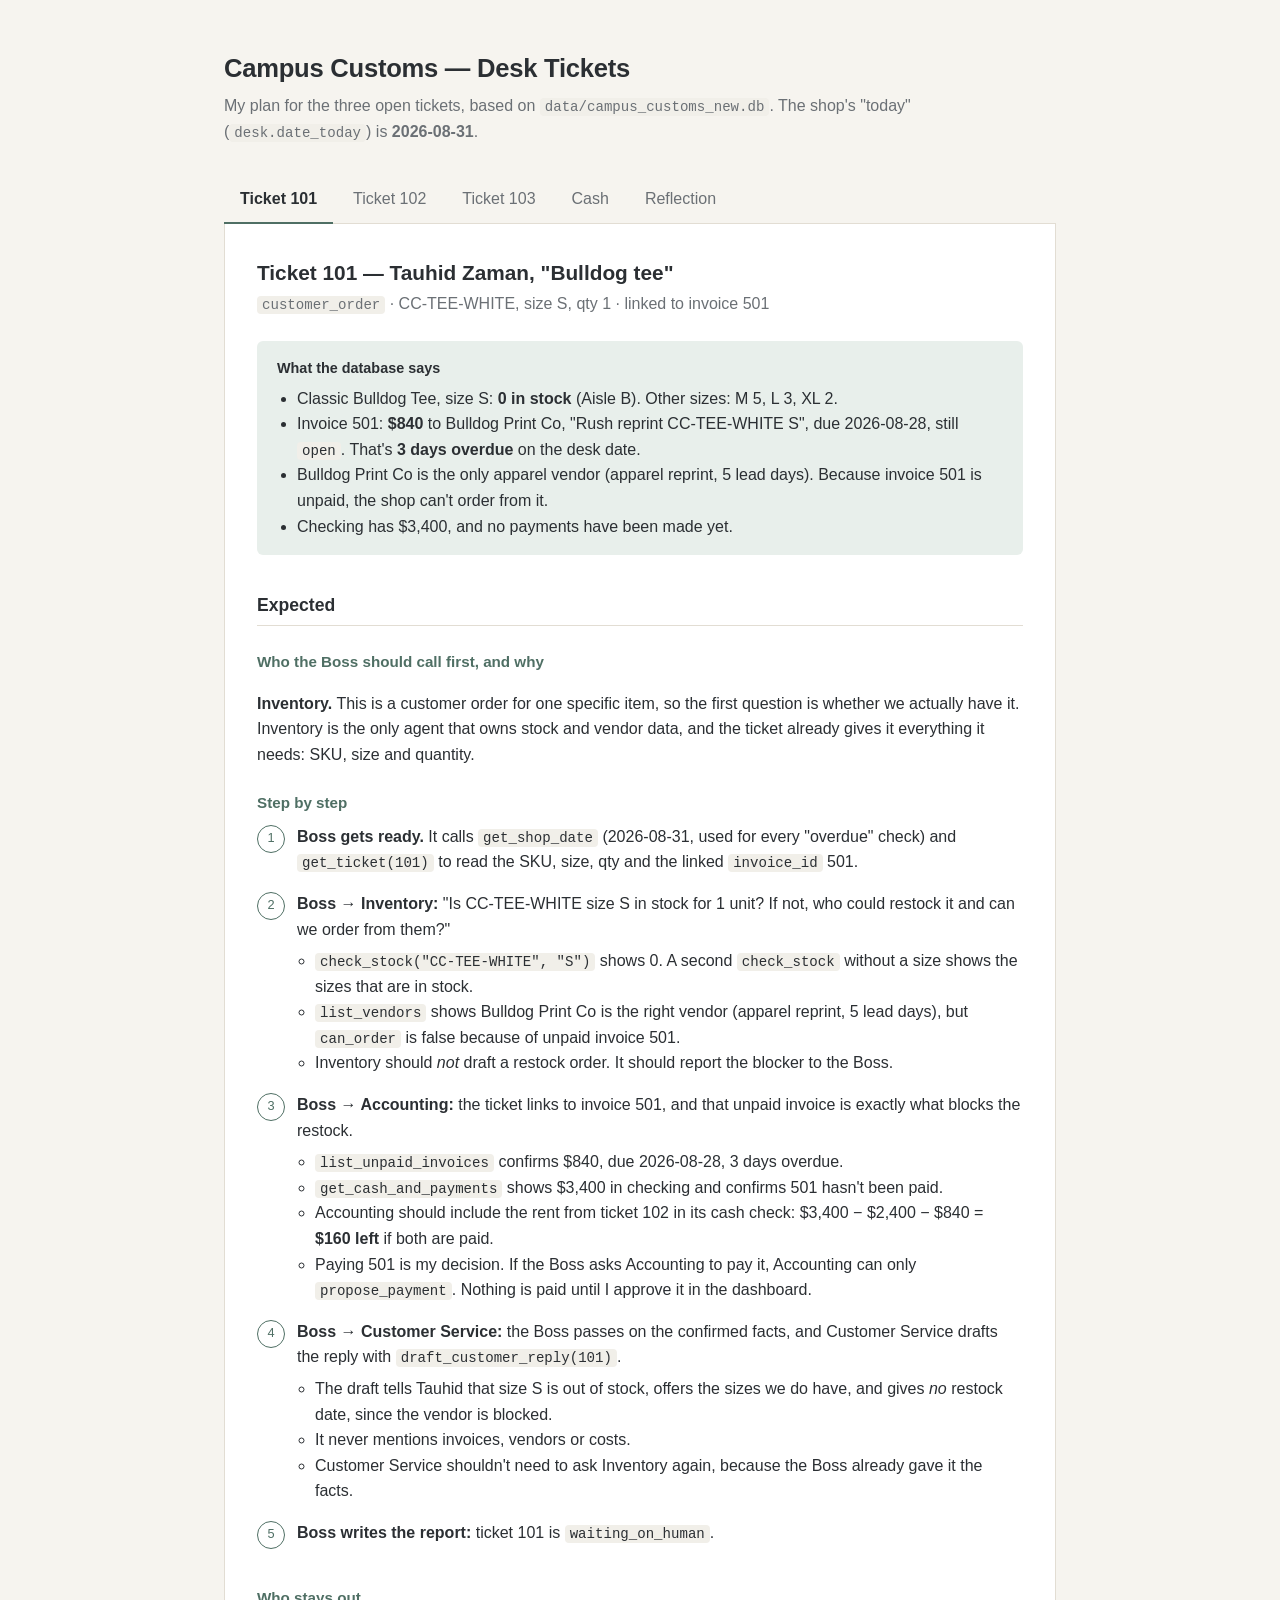
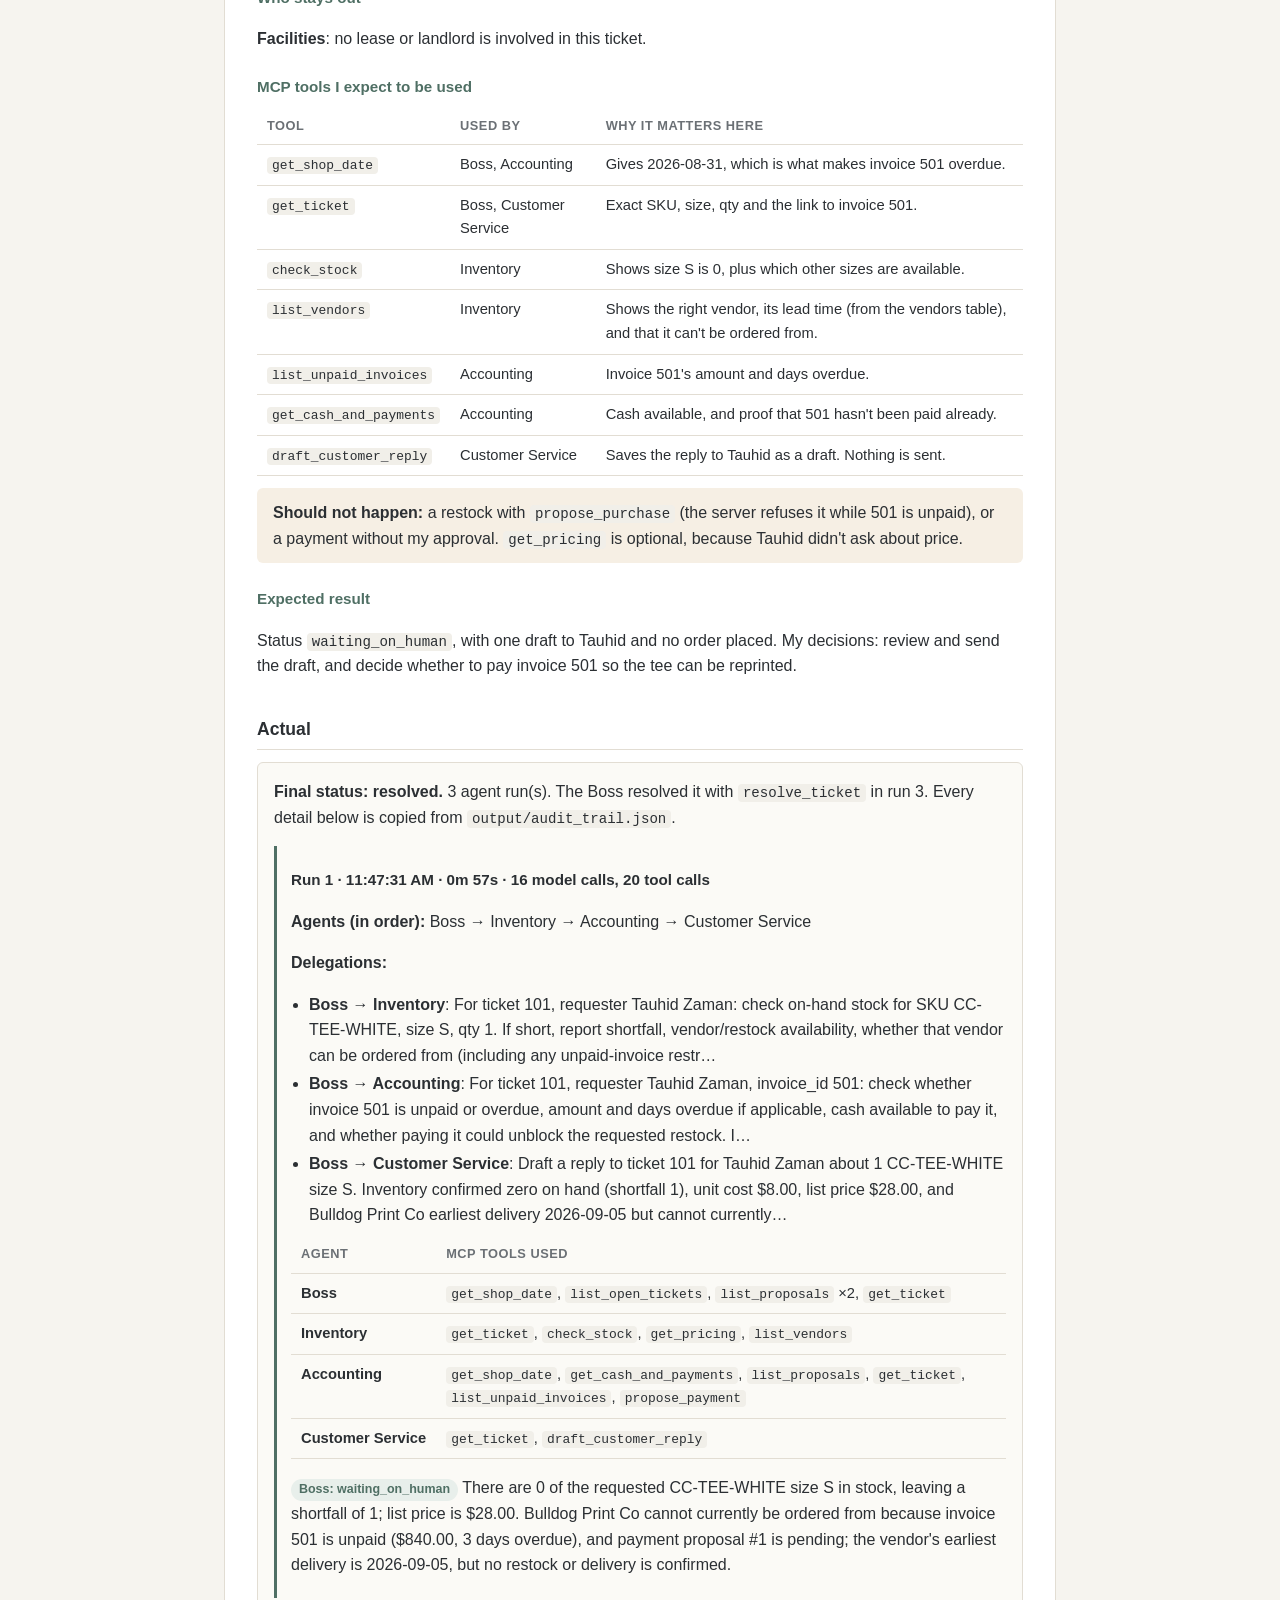
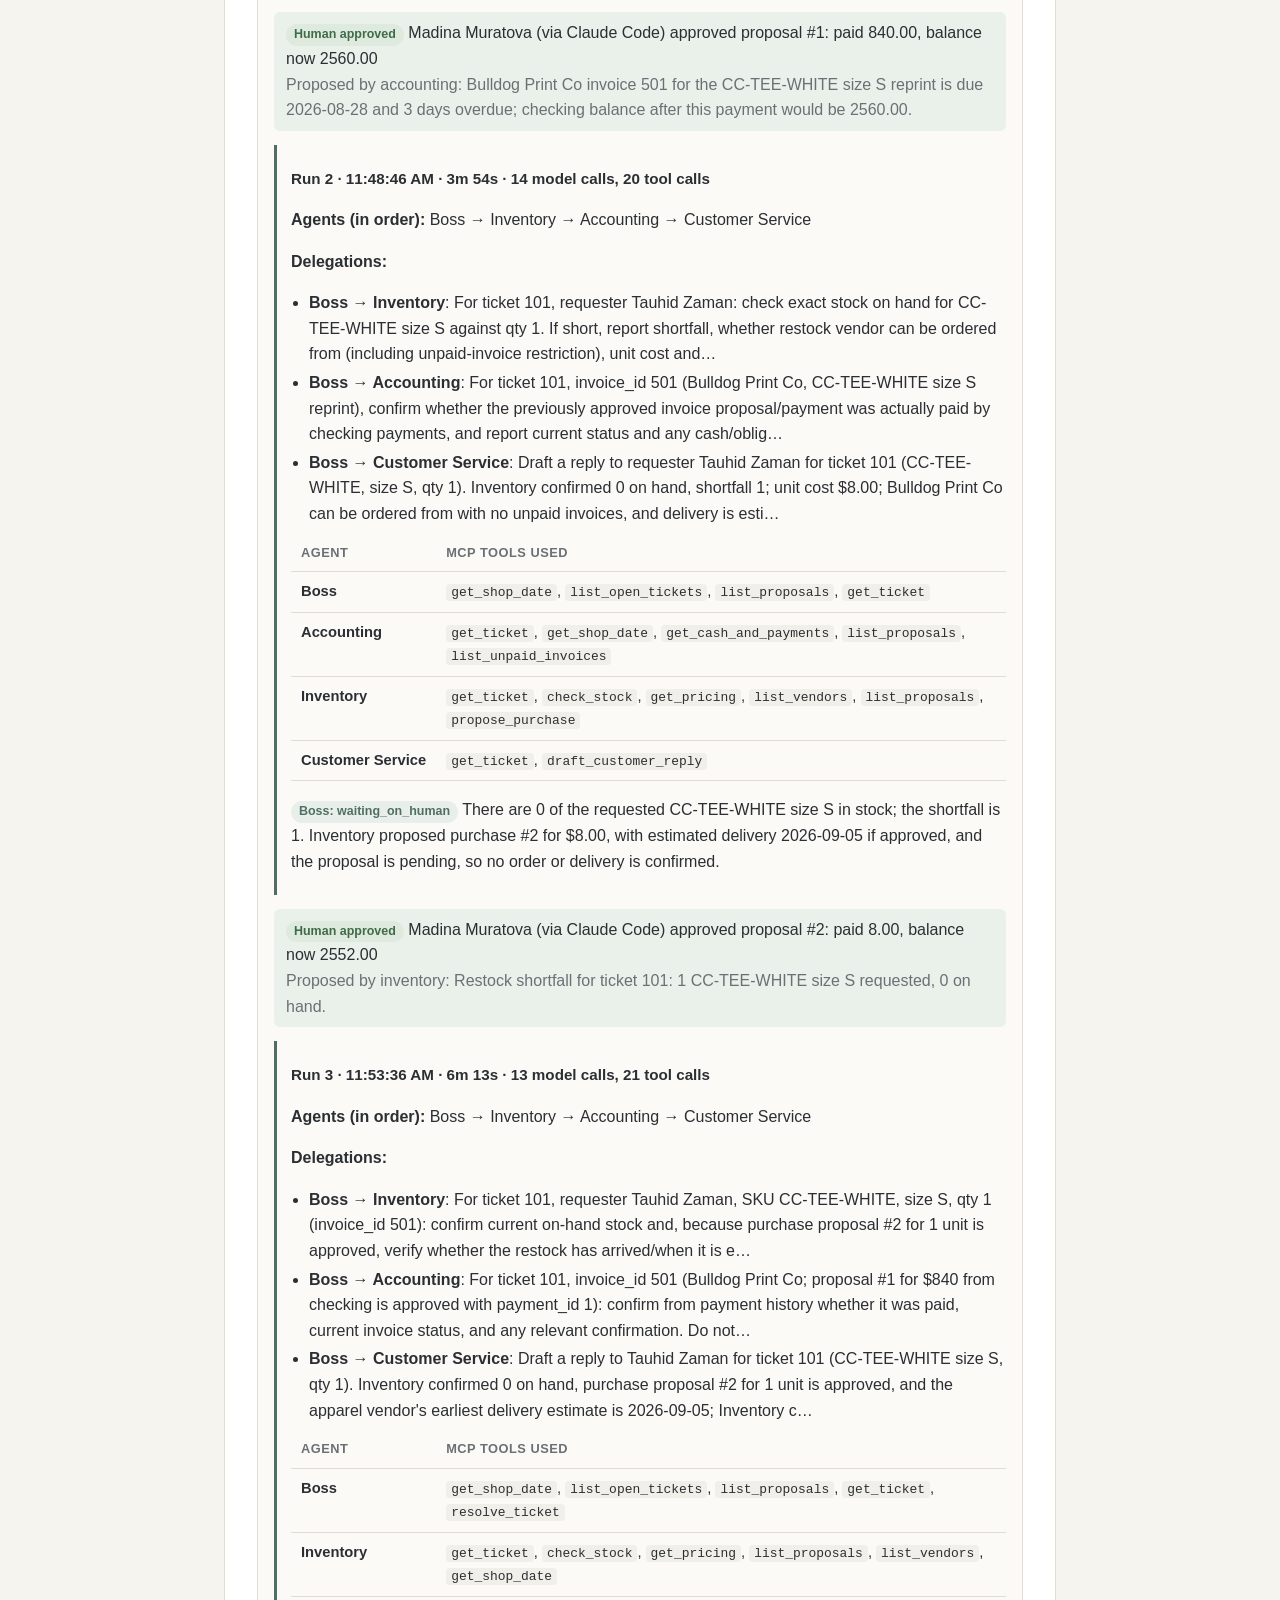
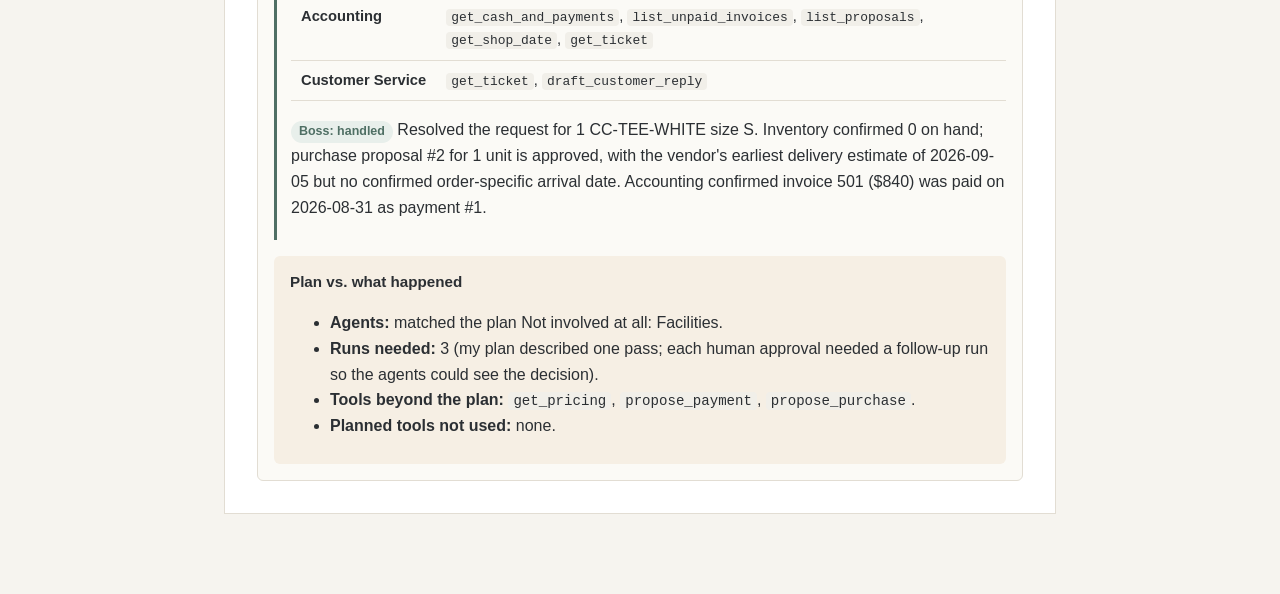
<file: output/desk_tickets.html>
<!DOCTYPE html>
<html lang="en">
<head>
<meta charset="utf-8">
<meta name="viewport" content="width=device-width, initial-scale=1">
<title>Campus Customs — Desk Tickets</title>
<style>
  :root {
    --bg: #f6f4ef;
    --paper: #ffffff;
    --ink: #2b2f33;
    --muted: #6b7075;
    --line: #e2ddd3;
    --accent: #4f6f64;
    --accent-soft: #e8efeb;
    --warn-soft: #f6efe4;
  }
  * { box-sizing: border-box; }
  body {
    margin: 0;
    background: var(--bg);
    color: var(--ink);
    font: 16px/1.6 -apple-system, BlinkMacSystemFont, "Segoe UI", Helvetica, Arial, sans-serif;
  }
  .page { max-width: 880px; margin: 0 auto; padding: 48px 24px 80px; }
  header.top h1 { font-size: 1.6rem; font-weight: 600; margin: 0 0 4px; letter-spacing: -0.01em; }
  header.top p { margin: 0; color: var(--muted); }

  .tabs { display: flex; flex-wrap: wrap; gap: 4px; margin: 32px 0 0; border-bottom: 1px solid var(--line); }
  .tabs button {
    font: inherit; color: var(--muted); background: none; border: 0;
    border-bottom: 2px solid transparent; padding: 10px 16px; cursor: pointer; margin-bottom: -1px;
  }
  .tabs button:hover { color: var(--ink); }
  .tabs button[aria-selected="true"] { color: var(--ink); border-bottom-color: var(--accent); font-weight: 600; }
  .tabs button:focus-visible { outline: 2px solid var(--accent); outline-offset: 2px; border-radius: 4px; }

  [role="tabpanel"] { background: var(--paper); border: 1px solid var(--line); border-top: 0; padding: 32px; }
  [role="tabpanel"] > h2 { font-size: 1.3rem; font-weight: 600; margin: 0; }
  .meta { color: var(--muted); margin: 2px 0 24px; }
  h3 { font-size: 1.1rem; font-weight: 600; margin: 36px 0 12px; padding-bottom: 6px; border-bottom: 1px solid var(--line); }
  h4 { font-size: 0.95rem; font-weight: 600; margin: 24px 0 8px; color: var(--accent); }

  .facts { background: var(--accent-soft); border-radius: 6px; padding: 16px 20px; }
  .facts p { margin: 0 0 6px; font-weight: 600; font-size: 0.9rem; }
  .facts ul { margin: 0; padding-left: 20px; }

  ol.steps { list-style: none; padding: 0; margin: 0; counter-reset: step; }
  ol.steps > li { position: relative; padding: 0 0 16px 40px; counter-increment: step; }
  ol.steps > li::before {
    content: counter(step); position: absolute; left: 0; top: 1px;
    width: 26px; height: 26px; border-radius: 50%; border: 1px solid var(--accent);
    color: var(--accent); font-size: 0.8rem; text-align: center; line-height: 24px;
  }
  .who { font-weight: 600; }
  ol.steps ul { margin: 6px 0 0; padding-left: 18px; }

  table { width: 100%; border-collapse: collapse; font-size: 0.92rem; }
  th, td { text-align: left; vertical-align: top; padding: 8px 10px; border-bottom: 1px solid var(--line); }
  th { font-weight: 600; color: var(--muted); font-size: 0.8rem; text-transform: uppercase; letter-spacing: 0.04em; }
  code { font: 0.88em ui-monospace, SFMono-Regular, Menlo, monospace; background: #f1efe9; padding: 1px 5px; border-radius: 4px; }

  .note { background: var(--warn-soft); border-radius: 6px; padding: 12px 16px; margin-top: 12px; }
  .actual { min-height: 140px; border: 1px dashed var(--line); border-radius: 6px; padding: 16px; }
  .actual:empty::before { content: "To fill in after running the agents."; color: var(--muted); font-style: italic; }
  .later { color: var(--muted); font-style: italic; margin: 8px 0 0; }


  /* Problem 9: actual results */
  .actual { border-style: solid; background: #fbfaf6; }
  .actual__lead { margin-top: 0; }
  .actual h4 { color: var(--ink); margin: 18px 0 6px; }
  .run { border-left: 3px solid var(--accent); padding: 4px 0 4px 14px; margin: 14px 0; }
  .run ul { margin: 4px 0 8px; padding-left: 18px; }
  .run li { margin: 3px 0; }
  .human-step { background: #eaf1ea; border-radius: 6px; padding: 8px 12px; margin: 10px 0; }
  .badge { display: inline-block; font-size: 0.78rem; font-weight: 600; padding: 1px 8px; border-radius: 999px; background: var(--accent-soft); color: var(--accent); }
  .badge--human { background: #dfeadf; color: #3f6b48; }
  .muted { color: var(--muted); }
  .tools td:first-child { white-space: nowrap; font-weight: 600; }
  .compare { background: var(--warn-soft); border-radius: 6px; padding: 10px 16px; margin-top: 16px; }
  .compare h4 { margin-top: 4px; }
  .cash-start { display: flex; justify-content: space-between; align-items: baseline; gap: 16px; padding: 14px 18px; border-radius: 8px; background: var(--accent-soft); margin: 8px 0; }
  .cash-start strong { font-size: 1.5rem; }
  .cash-end { background: #e8efe9; margin-top: 28px; }
  .cash-table { margin-bottom: 6px; }
  .num { text-align: right; white-space: nowrap; font-variant-numeric: tabular-nums; }
  .cash-step { margin: 4px 0 18px; }
  .cash-math { background: var(--warn-soft); border-radius: 6px; padding: 10px 14px; }


  /* Problem 10: reflection */
  #reflection h3 { margin-top: 40px; }
  #reflection h4 { color: var(--ink); font-size: 1rem; }
  #reflection li { margin: 4px 0; }
  .reflect-glance { margin: 12px 0 6px; }

  @media print {
    .tabs { display: none; }
    [role="tabpanel"][hidden] { display: block !important; }
    [role="tabpanel"] { border: 0; page-break-after: always; }
  }
</style>
</head>
<body>
<div class="page">

<header class="top">
  <h1>Campus Customs — Desk Tickets</h1>
  <p>My plan for the three open tickets, based on <code>data/campus_customs_new.db</code>. The shop's "today" (<code>desk.date_today</code>) is <strong>2026-08-31</strong>.</p>
</header>

<div class="tabs" role="tablist" aria-label="Desk tickets">
  <button role="tab" id="tab-101" aria-controls="t101" aria-selected="true">Ticket 101</button>
  <button role="tab" id="tab-102" aria-controls="t102" aria-selected="false" tabindex="-1">Ticket 102</button>
  <button role="tab" id="tab-103" aria-controls="t103" aria-selected="false" tabindex="-1">Ticket 103</button>
  <button role="tab" id="tab-cash" aria-controls="cash" aria-selected="false" tabindex="-1">Cash</button>
  <button role="tab" id="tab-reflection" aria-controls="reflection" aria-selected="false" tabindex="-1">Reflection</button>
</div>

<!-- ===================================================== TICKET 101 -->
<section role="tabpanel" id="t101" aria-labelledby="tab-101">
  <h2>Ticket 101 — Tauhid Zaman, "Bulldog tee"</h2>
  <p class="meta"><code>customer_order</code> · CC-TEE-WHITE, size S, qty 1 · linked to invoice 501</p>

  <div class="facts">
    <p>What the database says</p>
    <ul>
      <li>Classic Bulldog Tee, size S: <strong>0 in stock</strong> (Aisle B). Other sizes: M 5, L 3, XL 2.</li>
      <li>Invoice 501: <strong>$840</strong> to Bulldog Print Co, "Rush reprint CC-TEE-WHITE S", due 2026-08-28, still <code>open</code>. That's <strong>3 days overdue</strong> on the desk date.</li>
      <li>Bulldog Print Co is the only apparel vendor (apparel reprint, 5 lead days). Because invoice 501 is unpaid, the shop can't order from it.</li>
      <li>Checking has $3,400, and no payments have been made yet.</li>
    </ul>
  </div>

  <h3>Expected</h3>

  <h4>Who the Boss should call first, and why</h4>
  <p><strong>Inventory.</strong> This is a customer order for one specific item, so the first question is whether we actually have it. Inventory is the only agent that owns stock and vendor data, and the ticket already gives it everything it needs: SKU, size and quantity.</p>

  <h4>Step by step</h4>
  <ol class="steps">
    <li><span class="who">Boss gets ready.</span> It calls <code>get_shop_date</code> (2026-08-31, used for every "overdue" check) and <code>get_ticket(101)</code> to read the SKU, size, qty and the linked <code>invoice_id</code> 501.</li>
    <li><span class="who">Boss → Inventory:</span> "Is CC-TEE-WHITE size S in stock for 1 unit? If not, who could restock it and can we order from them?"
      <ul>
        <li><code>check_stock("CC-TEE-WHITE", "S")</code> shows 0. A second <code>check_stock</code> without a size shows the sizes that are in stock.</li>
        <li><code>list_vendors</code> shows Bulldog Print Co is the right vendor (apparel reprint, 5 lead days), but <code>can_order</code> is false because of unpaid invoice 501.</li>
        <li>Inventory should <em>not</em> draft a restock order. It should report the blocker to the Boss.</li>
      </ul>
    </li>
    <li><span class="who">Boss → Accounting:</span> the ticket links to invoice 501, and that unpaid invoice is exactly what blocks the restock.
      <ul>
        <li><code>list_unpaid_invoices</code> confirms $840, due 2026-08-28, 3 days overdue.</li>
        <li><code>get_cash_and_payments</code> shows $3,400 in checking and confirms 501 hasn't been paid.</li>
        <li>Accounting should include the rent from ticket 102 in its cash check: $3,400 − $2,400 − $840 = <strong>$160 left</strong> if both are paid.</li>
        <li>Paying 501 is my decision. If the Boss asks Accounting to pay it, Accounting can only <code>propose_payment</code>. Nothing is paid until I approve it in the dashboard.</li>
      </ul>
    </li>
    <li><span class="who">Boss → Customer Service:</span> the Boss passes on the confirmed facts, and Customer Service drafts the reply with <code>draft_customer_reply(101)</code>.
      <ul>
        <li>The draft tells Tauhid that size S is out of stock, offers the sizes we do have, and gives <em>no</em> restock date, since the vendor is blocked.</li>
        <li>It never mentions invoices, vendors or costs.</li>
        <li>Customer Service shouldn't need to ask Inventory again, because the Boss already gave it the facts.</li>
      </ul>
    </li>
    <li><span class="who">Boss writes the report:</span> ticket 101 is <code>waiting_on_human</code>.</li>
  </ol>

  <h4>Who stays out</h4>
  <p><strong>Facilities</strong>: no lease or landlord is involved in this ticket.</p>

  <h4>MCP tools I expect to be used</h4>
  <table>
    <thead><tr><th>Tool</th><th>Used by</th><th>Why it matters here</th></tr></thead>
    <tbody>
      <tr><td><code>get_shop_date</code></td><td>Boss, Accounting</td><td>Gives 2026-08-31, which is what makes invoice 501 overdue.</td></tr>
      <tr><td><code>get_ticket</code></td><td>Boss, Customer Service</td><td>Exact SKU, size, qty and the link to invoice 501.</td></tr>
      <tr><td><code>check_stock</code></td><td>Inventory</td><td>Shows size S is 0, plus which other sizes are available.</td></tr>
      <tr><td><code>list_vendors</code></td><td>Inventory</td><td>Shows the right vendor, its lead time (from the vendors table), and that it can't be ordered from.</td></tr>
      <tr><td><code>list_unpaid_invoices</code></td><td>Accounting</td><td>Invoice 501's amount and days overdue.</td></tr>
      <tr><td><code>get_cash_and_payments</code></td><td>Accounting</td><td>Cash available, and proof that 501 hasn't been paid already.</td></tr>
      <tr><td><code>draft_customer_reply</code></td><td>Customer Service</td><td>Saves the reply to Tauhid as a draft. Nothing is sent.</td></tr>
    </tbody>
  </table>
  <p class="note"><strong>Should not happen:</strong> a restock with <code>propose_purchase</code> (the server refuses it while 501 is unpaid), or a payment without my approval. <code>get_pricing</code> is optional, because Tauhid didn't ask about price.</p>

  <h4>Expected result</h4>
  <p>Status <code>waiting_on_human</code>, with one draft to Tauhid and no order placed. My decisions: review and send the draft, and decide whether to pay invoice 501 so the tee can be reprinted.</p>

  <h3>Actual</h3>
  <div class="actual">
<p class='actual__lead'><strong>Final status: resolved.</strong> 3 agent run(s). The Boss resolved it with <code>resolve_ticket</code> in run 3. Every detail below is copied from <code>output/audit_trail.json</code>.</p>
<div class='run'><h4>Run 1 · 11:47:31 AM · 0m 57s · 16 model calls, 20 tool calls</h4><p><strong>Agents (in order):</strong> Boss → Inventory → Accounting → Customer Service</p><p><strong>Delegations:</strong></p><ul><li><strong>Boss → Inventory</strong>: For ticket 101, requester Tauhid Zaman: check on-hand stock for SKU CC-TEE-WHITE, size S, qty 1. If short, report shortfall, vendor/restock availability, whether that vendor can be ordered from (including any unpaid-invoice restr…</li><li><strong>Boss → Accounting</strong>: For ticket 101, requester Tauhid Zaman, invoice_id 501: check whether invoice 501 is unpaid or overdue, amount and days overdue if applicable, cash available to pay it, and whether paying it could unblock the requested restock. I…</li><li><strong>Boss → Customer Service</strong>: Draft a reply to ticket 101 for Tauhid Zaman about 1 CC-TEE-WHITE size S. Inventory confirmed zero on hand (shortfall 1), unit cost $8.00, list price $28.00, and Bulldog Print Co earliest delivery 2026-09-05 but cannot currently…</li></ul><table class='tools'><thead><tr><th>Agent</th><th>MCP tools used</th></tr></thead><tbody><tr><td>Boss</td><td><code>get_shop_date</code>, <code>list_open_tickets</code>, <code>list_proposals</code> ×2, <code>get_ticket</code></td></tr><tr><td>Inventory</td><td><code>get_ticket</code>, <code>check_stock</code>, <code>get_pricing</code>, <code>list_vendors</code></td></tr><tr><td>Accounting</td><td><code>get_shop_date</code>, <code>get_cash_and_payments</code>, <code>list_proposals</code>, <code>get_ticket</code>, <code>list_unpaid_invoices</code>, <code>propose_payment</code></td></tr><tr><td>Customer Service</td><td><code>get_ticket</code>, <code>draft_customer_reply</code></td></tr></tbody></table><p><span class='badge'>Boss: waiting_on_human</span> There are 0 of the requested CC-TEE-WHITE size S in stock, leaving a shortfall of 1; list price is $28.00. Bulldog Print Co cannot currently be ordered from because invoice 501 is unpaid ($840.00, 3 days overdue), and payment proposal #1 is pending; the vendor&#x27;s earliest delivery is 2026-09-05, but no restock or delivery is confirmed.</p></div>
<div class='human-step'><span class='badge badge--human'>Human approved</span> Madina Muratova (via Claude Code) approved proposal #1: paid 840.00, balance now 2560.00<br><span class='muted'>Proposed by accounting: Bulldog Print Co invoice 501 for the CC-TEE-WHITE size S reprint is due 2026-08-28 and 3 days overdue; checking balance after this payment would be 2560.00.</span></div>
<div class='run'><h4>Run 2 · 11:48:46 AM · 3m 54s · 14 model calls, 20 tool calls</h4><p><strong>Agents (in order):</strong> Boss → Inventory → Accounting → Customer Service</p><p><strong>Delegations:</strong></p><ul><li><strong>Boss → Inventory</strong>: For ticket 101, requester Tauhid Zaman: check exact stock on hand for CC-TEE-WHITE size S against qty 1. If short, report shortfall, whether restock vendor can be ordered from (including unpaid-invoice restriction), unit cost and…</li><li><strong>Boss → Accounting</strong>: For ticket 101, invoice_id 501 (Bulldog Print Co, CC-TEE-WHITE size S reprint), confirm whether the previously approved invoice proposal/payment was actually paid by checking payments, and report current status and any cash/oblig…</li><li><strong>Boss → Customer Service</strong>: Draft a reply to requester Tauhid Zaman for ticket 101 (CC-TEE-WHITE, size S, qty 1). Inventory confirmed 0 on hand, shortfall 1; unit cost $8.00; Bulldog Print Co can be ordered from with no unpaid invoices, and delivery is esti…</li></ul><table class='tools'><thead><tr><th>Agent</th><th>MCP tools used</th></tr></thead><tbody><tr><td>Boss</td><td><code>get_shop_date</code>, <code>list_open_tickets</code>, <code>list_proposals</code>, <code>get_ticket</code></td></tr><tr><td>Accounting</td><td><code>get_ticket</code>, <code>get_shop_date</code>, <code>get_cash_and_payments</code>, <code>list_proposals</code>, <code>list_unpaid_invoices</code></td></tr><tr><td>Inventory</td><td><code>get_ticket</code>, <code>check_stock</code>, <code>get_pricing</code>, <code>list_vendors</code>, <code>list_proposals</code>, <code>propose_purchase</code></td></tr><tr><td>Customer Service</td><td><code>get_ticket</code>, <code>draft_customer_reply</code></td></tr></tbody></table><p><span class='badge'>Boss: waiting_on_human</span> There are 0 of the requested CC-TEE-WHITE size S in stock; the shortfall is 1. Inventory proposed purchase #2 for $8.00, with estimated delivery 2026-09-05 if approved, and the proposal is pending, so no order or delivery is confirmed.</p></div>
<div class='human-step'><span class='badge badge--human'>Human approved</span> Madina Muratova (via Claude Code) approved proposal #2: paid 8.00, balance now 2552.00<br><span class='muted'>Proposed by inventory: Restock shortfall for ticket 101: 1 CC-TEE-WHITE size S requested, 0 on hand.</span></div>
<div class='run'><h4>Run 3 · 11:53:36 AM · 6m 13s · 13 model calls, 21 tool calls</h4><p><strong>Agents (in order):</strong> Boss → Inventory → Accounting → Customer Service</p><p><strong>Delegations:</strong></p><ul><li><strong>Boss → Inventory</strong>: For ticket 101, requester Tauhid Zaman, SKU CC-TEE-WHITE, size S, qty 1 (invoice_id 501): confirm current on-hand stock and, because purchase proposal #2 for 1 unit is approved, verify whether the restock has arrived/when it is e…</li><li><strong>Boss → Accounting</strong>: For ticket 101, invoice_id 501 (Bulldog Print Co; proposal #1 for $840 from checking is approved with payment_id 1): confirm from payment history whether it was paid, current invoice status, and any relevant confirmation. Do not…</li><li><strong>Boss → Customer Service</strong>: Draft a reply to Tauhid Zaman for ticket 101 (CC-TEE-WHITE size S, qty 1). Inventory confirmed 0 on hand, purchase proposal #2 for 1 unit is approved, and the apparel vendor&#x27;s earliest delivery estimate is 2026-09-05; Inventory c…</li></ul><table class='tools'><thead><tr><th>Agent</th><th>MCP tools used</th></tr></thead><tbody><tr><td>Boss</td><td><code>get_shop_date</code>, <code>list_open_tickets</code>, <code>list_proposals</code>, <code>get_ticket</code>, <code>resolve_ticket</code></td></tr><tr><td>Inventory</td><td><code>get_ticket</code>, <code>check_stock</code>, <code>get_pricing</code>, <code>list_proposals</code>, <code>list_vendors</code>, <code>get_shop_date</code></td></tr><tr><td>Accounting</td><td><code>get_cash_and_payments</code>, <code>list_unpaid_invoices</code>, <code>list_proposals</code>, <code>get_shop_date</code>, <code>get_ticket</code></td></tr><tr><td>Customer Service</td><td><code>get_ticket</code>, <code>draft_customer_reply</code></td></tr></tbody></table><p><span class='badge'>Boss: handled</span> Resolved the request for 1 CC-TEE-WHITE size S. Inventory confirmed 0 on hand; purchase proposal #2 for 1 unit is approved, with the vendor&#x27;s earliest delivery estimate of 2026-09-05 but no confirmed order-specific arrival date. Accounting confirmed invoice 501 ($840) was paid on 2026-08-31 as payment #1.</p></div>
<div class='compare'><h4>Plan vs. what happened</h4><ul><li><strong>Agents:</strong> matched the plan Not involved at all: Facilities.</li><li><strong>Runs needed:</strong> 3 (my plan described one pass; each human approval needed a follow-up run so the agents could see the decision).</li><li><strong>Tools beyond the plan:</strong> <code>get_pricing</code>, <code>propose_payment</code>, <code>propose_purchase</code>.</li><li><strong>Planned tools not used:</strong> none.</li></ul></div>
</div>
</section>

<!-- ===================================================== TICKET 102 -->
<section role="tabpanel" id="t102" aria-labelledby="tab-102">
  <h2>Ticket 102 — Elm City Properties, "Rent due"</h2>
  <p class="meta"><code>rent_notice</code> · lease 1 · "Email: shop rent due in 2 days."</p>

  <div class="facts">
    <p>What the database says</p>
    <ul>
      <li>Lease 1: Chapel Street shop, landlord <strong>Elm City Properties</strong>, <strong>$2,400</strong>/month, next due <strong>2026-09-02</strong>. That's 2 days after the desk date, so it matches the email.</li>
      <li>Checking has $3,400, and no payments have been made yet.</li>
      <li>Another bill wants the same cash: invoice 501, $840 and overdue (see ticket 101).</li>
    </ul>
  </div>

  <h3>Expected</h3>

  <h4>Who the Boss should call first, and why</h4>
  <p><strong>Facilities.</strong> A rent notice is about the lease, and before any money moves someone has to check the email is real. The sender must be our landlord, and the amount and due date must match the lease. Facilities owns the lease, and it's the agent that hands the payment to Accounting. So for this ticket the Boss needs only <em>one</em> delegation.</p>

  <h4>Step by step</h4>
  <ol class="steps">
    <li><span class="who">Boss gets ready.</span> It calls <code>get_shop_date</code> and <code>get_ticket(102)</code> to get <code>lease_id</code> 1.</li>
    <li><span class="who">Boss → Facilities:</span> "Verify the rent notice for lease 1 and arrange the payment."
      <ul>
        <li><code>get_ticket(102)</code> and <code>get_rent_and_cash(1)</code> check three things: the requester matches the landlord on the lease, the rent is $2,400, and 2026-09-02 is 2 days after 2026-08-31.</li>
        <li>The email has no amount, so Facilities uses the lease amount and never a number from an email.</li>
        <li>If anything didn't match, Facilities should stop and flag possible fraud.</li>
      </ul>
    </li>
    <li><span class="who">Facilities → Accounting</span> (a peer delegation the Boss doesn't have to do): "Request the $2,400 rent payment for lease 1."
      <ul>
        <li><code>get_cash_and_payments</code> shows $3,400 in checking and confirms the rent hasn't been paid already.</li>
        <li><code>list_unpaid_invoices</code> shows the $840 bill too. $2,400 + $840 = $3,240, which fits within $3,400.</li>
        <li>Accounting calls <code>propose_payment(rent, lease 1, $2,400, checking)</code>. That only creates a proposal, which <strong>waits for my approval</strong> in the dashboard.</li>
        <li>If I approve, checking goes to $1,000 and the lease's next due date moves to 2026-10-02.</li>
        <li>If I deny it, or I'm not there, nothing is paid.</li>
      </ul>
    </li>
    <li><span class="who">Facilities drafts the landlord reply</span> with <code>draft_customer_reply(102)</code>.
      <ul>
        <li>The draft confirms $2,400 due September 2.</li>
        <li>It says "paid" only if the payment actually went through. Otherwise it says the payment is in internal approval.</li>
        <li>It never mentions our cash balance or other bills.</li>
      </ul>
    </li>
    <li><span class="who">Boss writes the report:</span> <code>waiting_on_human</code> until I approve the payment.</li>
  </ol>

  <h4>Who stays out</h4>
  <p><strong>Inventory</strong> and <strong>Customer Service</strong>: no products are involved, and Facilities writes the landlord reply itself.</p>

  <h4>MCP tools I expect to be used</h4>
  <table>
    <thead><tr><th>Tool</th><th>Used by</th><th>Why it matters here</th></tr></thead>
    <tbody>
      <tr><td><code>get_shop_date</code></td><td>Boss, Facilities, Accounting</td><td>Checks "due in 2 days" against <code>desk.date_today</code>.</td></tr>
      <tr><td><code>get_ticket</code></td><td>Boss, Facilities</td><td>Gives <code>lease_id</code> 1 and who sent the notice.</td></tr>
      <tr><td><code>get_rent_and_cash</code></td><td>Facilities, Accounting</td><td>The real rent amount and due date, next to the cash balance.</td></tr>
      <tr><td><code>get_cash_and_payments</code></td><td>Accounting</td><td>Balance, and proof the rent isn't already paid.</td></tr>
      <tr><td><code>list_unpaid_invoices</code></td><td>Accounting</td><td>The other bill (501) that needs the same cash.</td></tr>
      <tr><td><code>propose_payment</code></td><td>Accounting</td><td>Proposes the rent payment. It's only paid after I approve it, and only if there's enough cash.</td></tr>
      <tr><td><code>draft_customer_reply</code></td><td>Facilities</td><td>The landlord reply, saved as a draft and never sent.</td></tr>
    </tbody>
  </table>

  <h4>Expected result</h4>
  <p>Status <code>waiting_on_human</code>, because the $2,400 rent payment needs my approval. There's one draft to Elm City Properties. If I approve during the run, the payment is recorded and only the draft review is left.</p>

  <h3>Actual</h3>
  <div class="actual">
<p class='actual__lead'><strong>Final status: resolved.</strong> 2 agent run(s). The Boss resolved it with <code>resolve_ticket</code> in run 2. Every detail below is copied from <code>output/audit_trail.json</code>.</p>
<div class='run'><h4>Run 1 · 12:00:13 PM · 3m 8s · 15 model calls, 15 tool calls</h4><p><strong>Agents (in order):</strong> Boss → Facilities → Accounting</p><p><strong>Delegations:</strong></p><ul><li><strong>Boss → Facilities</strong>: Handle rent_notice ticket 102 for requester Elm City Properties. Ticket fields: lease_id=1; notes say email: shop rent due in 2 days. Shop date is 2026-08-31. Verify the landlord notice against lease 1, check exact amount and due…</li><li><strong>Facilities → Accounting</strong>: For rent_notice ticket 102, lease_id=1. Verified ticket requester Elm City Properties matches lease landlord Elm City Properties. Lease monthly_rent is 2400.0 and next_due is 2026-09-02; shop date is 2026-08-31 (2 days until due)…</li></ul><table class='tools'><thead><tr><th>Agent</th><th>MCP tools used</th></tr></thead><tbody><tr><td>Boss</td><td><code>get_shop_date</code>, <code>list_open_tickets</code>, <code>get_ticket</code>, <code>list_proposals</code></td></tr><tr><td>Facilities</td><td><code>get_ticket</code>, <code>get_rent_and_cash</code>, <code>draft_customer_reply</code></td></tr><tr><td>Accounting</td><td><code>get_shop_date</code>, <code>get_cash_and_payments</code>, <code>list_proposals</code>, <code>get_rent_and_cash</code>, <code>list_unpaid_invoices</code>, <code>propose_payment</code></td></tr></tbody></table><p><span class='badge'>Boss: waiting_on_human</span> Facilities verified that the notice matches lease 1 for Elm City Properties. Rent is $2,400.00, due 2026-09-02; payment proposal #3 is pending human approval, so the ticket remains open.</p></div>
<div class='human-step'><span class='badge badge--human'>Human approved</span> Madina Muratova (via Claude Code) approved proposal #3: paid 2400.00, balance now 152.00<br><span class='muted'>Proposed by accounting: Chapel Street shop rent due 2026-09-02; checking balance after this payment would be 152.00.</span></div>
<div class='run'><h4>Run 2 · 12:03:38 PM · 4m 50s · 15 model calls, 18 tool calls</h4><p><strong>Agents (in order):</strong> Boss → Facilities → Accounting</p><p><strong>Delegations:</strong></p><ul><li><strong>Boss → Facilities</strong>: Handle rent notice for ticket 102, requester Elm City Properties, lease_id 1. Ticket notes: email says shop rent due in 2 days (shop date 2026-08-31). Existing rent proposal #3 for ticket 102 is approved for $2,400 from checking,…</li><li><strong>Boss → Accounting</strong>: For ticket 102, please check payment history and confirm whether the previously approved rent proposal #3 (rent, $2,400 from checking, ticket 102, due 2026-09-02 per proposal reason) has actually been paid. Report payment record/…</li><li><strong>Facilities → Accounting</strong>: For ticket 102, please confirm whether an approved/recorded rent payment for lease_id 1 is present, specifically existing proposal #3 approved for $2,400 from checking with reason Chapel Street shop rent due 2026-09-02. Do not cr…</li></ul><table class='tools'><thead><tr><th>Agent</th><th>MCP tools used</th></tr></thead><tbody><tr><td>Boss</td><td><code>get_shop_date</code>, <code>list_open_tickets</code>, <code>get_ticket</code>, <code>list_proposals</code>, <code>resolve_ticket</code></td></tr><tr><td>Accounting</td><td><code>get_shop_date</code> ×2, <code>get_cash_and_payments</code> ×2, <code>list_proposals</code> ×2, <code>get_rent_and_cash</code></td></tr><tr><td>Facilities</td><td><code>get_ticket</code>, <code>get_rent_and_cash</code>, <code>draft_customer_reply</code></td></tr></tbody></table><p><span class='badge'>Boss: handled</span> Facilities verified Elm City Properties against lease 1 and confirmed monthly rent is $2,400. The notice referred to September 2, while the lease&#x27;s next_due is October 2; Accounting confirmed the approved rent proposal #3 was paid as payment #3 on 2026-08-31. Ticket resolved with landlord reply draft #10 saved for review and sending.</p></div>
<div class='compare'><h4>Plan vs. what happened</h4><ul><li><strong>Agents:</strong> matched the plan Not involved at all: Inventory, Customer Service.</li><li><strong>Runs needed:</strong> 2 (my plan described one pass; each human approval needed a follow-up run so the agents could see the decision).</li><li><strong>Tools beyond the plan:</strong> none.</li><li><strong>Planned tools not used:</strong> none.</li></ul></div>
</div>
</section>

<!-- ===================================================== TICKET 103 -->
<section role="tabpanel" id="t103" aria-labelledby="tab-103">
  <h2>Ticket 103 — Yale AI Club, "Bulk hoodie discount"</h2>
  <p class="meta"><code>price_override</code> · CC-HOOD-NAVY, size M, qty 20 · asking for a bulk discount</p>

  <div class="facts">
    <p>What the database says</p>
    <ul>
      <li>Basic Hoodie Big Yale, size M: <strong>8 in stock</strong> (Aisle A), so <strong>12 short</strong> of 20. Other sizes: S 4, L 14, XL 6 (32 in total).</li>
      <li>Unit cost <strong>$22</strong>, list price <strong>$58</strong>, so $36 margin per hoodie at list price.</li>
      <li>There's <strong>no discount policy</strong> anywhere in the database.</li>
      <li>The apparel vendor (Bulldog Print Co) can't be ordered from while invoice 501 is unpaid.</li>
    </ul>
  </div>

  <h3>Expected</h3>

  <h4>Who the Boss should call first, and why</h4>
  <p><strong>Inventory.</strong> Before anyone answers a discount request, we need two facts: how many size M hoodies we really have compared with the 20 requested, and what they cost compared with what we sell them for. The cost sets how much room a discount could have. Both facts are Inventory's data.</p>

  <h4>Step by step</h4>
  <ol class="steps">
    <li><span class="who">Boss gets ready.</span> It calls <code>get_shop_date</code> and <code>get_ticket(103)</code> to get the SKU, size M and qty 20.</li>
    <li><span class="who">Boss → Inventory:</span> "Stock for CC-HOOD-NAVY size M against 20, cost and list price, and can we restock?"
      <ul>
        <li><code>check_stock("CC-HOOD-NAVY", "M")</code> shows 8, so 12 short. <code>check_stock</code> without a size shows the other sizes.</li>
        <li><code>get_pricing</code> shows cost $22 and list price $58, so any price must stay above $22.</li>
        <li><code>list_vendors</code> shows the apparel vendor is blocked by invoice 501, so no restock order. If it weren't blocked, the earliest delivery would be 2026-09-05.</li>
        <li>Inventory reports these numbers but does <em>not</em> decide the discount.</li>
      </ul>
    </li>
    <li><span class="who">Boss → Customer Service:</span> the Boss passes on Inventory's numbers, and Customer Service drafts the reply with <code>draft_customer_reply(103)</code>.
      <ul>
        <li>The draft says we can supply 8 size M hoodies right away, and that the discount request has gone to the manager.</li>
        <li>It offers no discount, gives no restock date, and doesn't mention costs.</li>
      </ul>
    </li>
    <li><span class="who">Boss writes the report:</span> <code>waiting_on_human</code>. The discount is my decision.</li>
  </ol>

  <h4>Who stays out</h4>
  <p><strong>Accounting</strong>: no payment is involved. A possible sale doesn't count as cash, because revenue isn't modeled, and the invoice 501 blocker is already handled under ticket 101.</p>
  <p><strong>Facilities</strong>: no lease is involved.</p>

  <h4>MCP tools I expect to be used</h4>
  <table>
    <thead><tr><th>Tool</th><th>Used by</th><th>Why it matters here</th></tr></thead>
    <tbody>
      <tr><td><code>get_shop_date</code></td><td>Boss</td><td>Today's date, in case any date comes up.</td></tr>
      <tr><td><code>get_ticket</code></td><td>Boss, Customer Service</td><td>Exact SKU, size M, qty 20 and the discount request.</td></tr>
      <tr><td><code>check_stock</code></td><td>Inventory</td><td>8 on hand against 20 requested, plus the other sizes.</td></tr>
      <tr><td><code>get_pricing</code></td><td>Inventory</td><td>Cost $22 and list price $58, the limits for any discount.</td></tr>
      <tr><td><code>list_vendors</code></td><td>Inventory</td><td>Whether the 12-hoodie shortfall can be restocked (it can't while 501 is unpaid).</td></tr>
      <tr><td><code>draft_customer_reply</code></td><td>Customer Service</td><td>The reply to Yale AI Club, saved as a draft.</td></tr>
    </tbody>
  </table>
  <p class="note"><strong>Should not happen:</strong> any discount or price change without my decision, any payment, or a restock purchase.</p>

  <h4>Expected result</h4>
  <p>Status <code>waiting_on_human</code>, with one draft to Yale AI Club. My decisions: whether to give a discount and how much (never below $22 cost), and reviewing the draft.</p>

  <h3>Actual</h3>
  <div class="actual">
<p class='actual__lead'><strong>Final status: resolved.</strong> 2 agent run(s). The Boss resolved it with <code>resolve_ticket</code> in run 2. Every detail below is copied from <code>output/audit_trail.json</code>.</p>
<div class='run'><h4>Run 1 · 12:08:51 PM · 4m 23s · 13 model calls, 15 tool calls</h4><p><strong>Agents (in order):</strong> Boss → Inventory → Customer Service</p><p><strong>Delegations:</strong></p><ul><li><strong>Boss → Inventory</strong>: For ticket 103, requester Yale AI Club, sku CC-HOOD-NAVY, size M, qty 20: report on-hand stock vs requested qty, unit cost and list price; if short, identify suitable vendor, whether ordering is allowed (including unpaid-invoice…</li><li><strong>Boss → Customer Service</strong>: Draft a reply to Yale AI Club for ticket 103 (20 CC-HOOD-NAVY, size M), reflecting confirmed facts: Inventory reports 8 in stock, list price $58/unit, unit cost $22; restock shortfall 12, eligible vendor Bulldog Print Co earliest…</li></ul><table class='tools'><thead><tr><th>Agent</th><th>MCP tools used</th></tr></thead><tbody><tr><td>Boss</td><td><code>get_shop_date</code>, <code>list_open_tickets</code>, <code>list_proposals</code>, <code>get_ticket</code></td></tr><tr><td>Inventory</td><td><code>get_ticket</code>, <code>check_stock</code>, <code>get_pricing</code>, <code>list_proposals</code>, <code>list_vendors</code>, <code>propose_purchase</code>, <code>propose_price_override</code></td></tr><tr><td>Customer Service</td><td><code>get_ticket</code>, <code>draft_customer_reply</code></td></tr></tbody></table><p><span class='badge'>Boss: waiting_on_human</span> Yale AI Club requested 20 CC-HOOD-NAVY hoodies, size M; 8 are in stock and the list price is $58 each. Price override proposal #4 for $52 per unit is pending; the 12-unit restock would cost $264, but checking has $152, so no purchase proposal was created and the $112 funding gap leaves delivery uncommitted.</p></div>
<div class='human-step'><span class='badge badge--human'>Human approved</span> Madina Muratova (via Claude Code) approved proposal #4: price override approved: 8 x CC-HOOD-NAVY size M at 52.00 each (no cash moved)<br><span class='muted'>Proposed by inventory: Bulk price proposal: list price $58.00, unit cost $22.00, discount 10.34%, margin $30.00 per unit. Quantity limited to the 8 currently on hand; restock is pending approval.</span></div>
<div class='run'><h4>Run 2 · 12:13:29 PM · 3m 2s · 17 model calls, 18 tool calls</h4><p><strong>Agents (in order):</strong> Boss → Customer Service → Inventory</p><p><strong>Delegations:</strong></p><ul><li><strong>Boss → Customer Service</strong>: Ticket 103: Yale AI Club requested 20 CC-HOOD-NAVY hoodies, size M (requester Yale AI Club). The approved price_override proposal #4 sets $52.00 per unit for qty 8 only; its reason says list price $58, unit cost $22, and that res…</li><li><strong>Boss → Inventory</strong>: Ticket 103: Yale AI Club requests 20 CC-HOOD-NAVY, size M. Approved price override proposal #4 is $52/unit for 8 units only; it states 8 currently on hand and restock pending approval. No purchase proposal for ticket 103 appears…</li><li><strong>Boss → Customer Service</strong>: Update/revise draft #12 for ticket 103 with inventory&#x27;s final facts: only 8 CC-HOOD-NAVY size M are available now; approved price is $52.00 each for those 8. Inventory could not propose a restock for the remaining 12: the $264.00…</li></ul><table class='tools'><thead><tr><th>Agent</th><th>MCP tools used</th></tr></thead><tbody><tr><td>Boss</td><td><code>get_shop_date</code>, <code>list_open_tickets</code>, <code>list_proposals</code>, <code>get_ticket</code>, <code>resolve_ticket</code></td></tr><tr><td>Customer Service</td><td><code>get_ticket</code> ×2, <code>draft_customer_reply</code> ×2</td></tr><tr><td>Inventory</td><td><code>get_ticket</code>, <code>check_stock</code>, <code>get_pricing</code>, <code>list_vendors</code>, <code>list_proposals</code>, <code>propose_purchase</code></td></tr></tbody></table><p><span class='badge'>Boss: handled</span> The approved override is $52.00 each for the 8 CC-HOOD-NAVY size M hoodies available now. Restocking the remaining 12 was refused: it would cost $264.00, while checking has $152.00, so no delivery date is confirmed; ticket 103 was resolved with draft #13 saved.</p></div>
<div class='compare'><h4>Plan vs. what happened</h4><ul><li><strong>Agents:</strong> matched the plan Not involved at all: Accounting, Facilities.</li><li><strong>Runs needed:</strong> 2 (my plan described one pass; each human approval needed a follow-up run so the agents could see the decision).</li><li><strong>Tools beyond the plan:</strong> <code>propose_price_override</code>, <code>propose_purchase</code>.</li><li><strong>Planned tools not used:</strong> none.</li></ul></div>
</div>
</section>

<!-- ===================================================== CASH -->
<section role="tabpanel" id="cash" aria-labelledby="tab-cash">
  <h2>Cash</h2>
  <p class="meta">How the checking account changed during the Problem 9 run.</p>
<div class='cash-start'><span>Starting checking balance after the database reset</span><strong>$3,400.00</strong></div><p class='muted'>Read from <code>cash_accounts</code> in <code>data/campus_customs_new.db</code> at 11:47:22 AM, right after the reset and before any ticket ran.</p><h4>Ticket 101</h4><table class='cash-table'><thead><tr><th>Payment / purchase</th><th class='num'>Amount</th><th>Why the money was spent</th><th>Approved by</th></tr></thead><tbody><tr><td>Vendor invoice #501</td><td class='num'>−$840.00</td><td>Bulldog Print Co invoice 501 for the CC-TEE-WHITE size S reprint is due 2026-08-28 and 3 days overdue; checking balance after this payment would be 2560.00.</td><td>Madina Muratova (via Claude Code)<br><span class='muted'>payment #1</span></td></tr><tr><td>Restock purchase: 1 × CC-TEE-WHITE size S</td><td class='num'>−$8.00</td><td>Restock shortfall for ticket 101: 1 CC-TEE-WHITE size S requested, 0 on hand.</td><td>Madina Muratova (via Claude Code)<br><span class='muted'>payment #2</span></td></tr></tbody></table><p class='cash-step'>Checking when ticket 101 was resolved: $3,400.00 → <strong>$2,552.00</strong> <span class='muted'>(✓ matches the database)</span></p><h4>Ticket 102</h4><table class='cash-table'><thead><tr><th>Payment / purchase</th><th class='num'>Amount</th><th>Why the money was spent</th><th>Approved by</th></tr></thead><tbody><tr><td>Rent for lease 1</td><td class='num'>−$2,400.00</td><td>Chapel Street shop rent due 2026-09-02; checking balance after this payment would be 152.00.</td><td>Madina Muratova (via Claude Code)<br><span class='muted'>payment #3</span></td></tr></tbody></table><p class='cash-step'>Checking when ticket 102 was resolved: $2,552.00 → <strong>$152.00</strong> <span class='muted'>(✓ matches the database)</span></p><h4>Ticket 103</h4><table class='cash-table'><thead><tr><th>Payment / purchase</th><th class='num'>Amount</th><th>Why the money was spent</th><th>Approved by</th></tr></thead><tbody><tr><td>Price override: 8 × CC-HOOD-NAVY size M at $52.00 each</td><td class='num'>$0.00</td><td>Bulk price proposal: list price $58.00, unit cost $22.00, discount 10.34%, margin $30.00 per unit. Quantity limited to the 8 currently on hand; restock is pending approval.</td><td>Madina Muratova (via Claude Code)<br><span class='muted'>no payment: no cash moves</span></td></tr></tbody></table><p class='cash-step'>Checking when ticket 103 was resolved: $152.00 → <strong>$152.00</strong> <span class='muted'>(✓ matches the database)</span></p><div class='cash-start cash-end'><span>Ending checking balance after all three tickets</span><strong>$152.00</strong></div><p class='cash-math'>Check: $3,400.00 − $840.00 − $8.00 − $2,400.00 = <strong>$152.00</strong>. The <code>cash_accounts</code> table says <strong>$152.00</strong>, and <code>payments</code> totals $3,248.00 across 3 payment(s). ✓ Everything agrees.</p><p class='muted'>Revenue isn't modeled, so cash only goes out. A price override changes what a customer is quoted, not the bank balance.</p>
</section>

<!-- ===================================================== REFLECTION -->
<section role="tabpanel" id="reflection" aria-labelledby="tab-reflection">
  <h2>Reflection</h2>
  <p class="meta">Written after the Problem 9 run on 2026-10-14 (desk date 2026-08-31). The evidence comes from the Expected and Actual sections, the Cash tab, <code>output/audit_trail.json</code>, the drafts in <code>output/drafts.json</code>, and the working database.</p>

  <table class="reflect-glance">
    <thead><tr><th>Ticket</th><th>Runs</th><th>Agents that worked</th><th>My decisions</th><th>Checking</th><th>Final</th></tr></thead>
    <tbody>
      <tr><td>101 tee order</td><td>3</td><td>Boss, Inventory, Accounting, Customer Service</td><td>#1 pay invoice 501 (−$840.00); #2 buy 1 tee (−$8.00)</td><td>$3,400.00 → $2,552.00</td><td>resolved by the Boss</td></tr>
      <tr><td>102 rent notice</td><td>2</td><td>Boss, Facilities, Accounting</td><td>#3 pay rent for lease 1 (−$2,400.00)</td><td>$2,552.00 → $152.00</td><td>resolved by the Boss</td></tr>
      <tr><td>103 bulk hoodies</td><td>2</td><td>Boss, Inventory, Customer Service</td><td>#4 price override: 8 hoodies at $52.00 (no cash moves)</td><td>$152.00 → $152.00</td><td>resolved by the Boss</td></tr>
    </tbody>
  </table>
  <p class="muted">Across the 7 runs: 103 model calls, 127 tool calls, about 281k input and 24k output tokens. All four approvals were signed "Madina Muratova (via Claude Code)".</p>

  <h3>1. Agent performance</h3>

  <h4>Ticket 101: good reasoning, but slow and a bit leaky</h4>
  <p><strong>What worked:</strong></p>
  <ul>
    <li>In run 1 the Boss sent Inventory and Accounting out in the same turn. It gave them the exact SKU, size, qty and <code>invoice_id</code> 501, so nobody had to guess.</li>
    <li>Accounting made the connection I cared about most. The tee is out of stock <em>because</em> Bulldog Print Co is blocked by invoice 501 ($840.00, 3 days overdue on the desk date). It proposed paying it (#1) and noted checking would still have $2,560.00, enough for the $2,400 rent.</li>
    <li>Once I approved #1, Inventory saw that Bulldog Print Co could be ordered from again. It proposed buying exactly the shortfall of 1 tee for $8.00 (#2), with 2026-09-05 as the earliest delivery.</li>
    <li>The final reply (draft #8) was careful. It said a tee is approved and that September 5 is "only an estimate", which is honest.</li>
  </ul>
  <p><strong>What could have been better:</strong></p>
  <ul>
    <li><strong>Slow.</strong> It took three runs (57 s, 234 s and 373 s). In runs 2 and 3, Accounting was asked again just to confirm that payment #1 existed, which repeated work nothing had changed.</li>
    <li><strong>A leaky draft.</strong> Customer Service's run-2 draft (#6) told Tauhid that "a purchase proposal is pending human approval" and used the SKU code "CC-TEE-WHITE". That's internal detail a customer shouldn't see.</li>
    <li><strong>A possible double order.</strong> Invoice 501's own description is "Rush reprint CC-TEE-WHITE S". So we paid for a reprint of this exact tee <em>and</em> bought one more. Neither the agents nor I can tell whether the first reprint will arrive, because nothing in the database tracks deliveries. Inventory for size S is still 0.</li>
    <li><strong>It needed fixing to work at all.</strong> In a practice run before the real one, this ticket got stuck. The Boss wrote "Authorize or decline restocking" as a note instead of asking Inventory for a proposal I could approve, so we had to add that routing rule.</li>
  </ul>

  <h4>Ticket 102: the cleanest ticket</h4>
  <p><strong>What worked:</strong></p>
  <ul>
    <li>Run 1 followed my plan exactly: Boss → Facilities → Accounting.</li>
    <li>Facilities checked that the requester (Elm City Properties) matched the landlord on lease 1, and that $2,400.00 was due 2026-09-02, before involving Accounting. That's the fraud check I wanted.</li>
    <li>Accounting proposed #3 and spelled out that checking would drop to $152.00.</li>
    <li>In run 2, Facilities noticed that the lease's <code>next_due</code> had moved to 2026-10-02, because approving the payment advances it. It didn't call the mismatch a scam, so the Problem 7 exception rule did its job.</li>
    <li>Only the second landlord draft (#10) says the rent "has been paid", and that's true by then.</li>
  </ul>
  <p><strong>What could have been better:</strong></p>
  <ul>
    <li>In run 2 the Boss <em>and</em> Facilities both delegated to Accounting with the same question (was #3 paid?). Accounting therefore called <code>get_shop_date</code>, <code>get_cash_and_payments</code> and <code>list_proposals</code> twice each.</li>
    <li>Nobody flagged what paying the rent did to the future. Only $152.00 is left, and the next $2,400 rent is due 2026-10-02. Accounting only compares a payment with today's balance.</li>
  </ul>

  <h4>Ticket 103: honest about limits, but the customer got less than they asked for</h4>
  <p><strong>What worked:</strong></p>
  <ul>
    <li>Inventory found 8 of the 20 size M hoodies on hand, at $22 cost and $58 list price.</li>
    <li>It tried to restock the other 12 ($264.00), and the server refused because checking only had $152.00. The Boss reported that $112 gap honestly instead of promising a date.</li>
    <li>Inventory proposed price override #4: $52.00 for the 8 on hand. That's 10.34% off, with $30.00 margin per hoodie, so it's above cost as the rule requires.</li>
    <li>After I approved it, the final reply (draft #13) quoted $52.00 for 8 and made no promise about the other 12.</li>
    <li>Accounting and Facilities stayed out, which was right.</li>
  </ul>
  <p><strong>What could have been better:</strong></p>
  <ul>
    <li>In run 2, Inventory tried <code>propose_purchase</code> again even though cash hadn't changed, and it was refused again.</li>
    <li>Customer Service wrote two drafts in the same run (#12, then #13). That run used 51,718 input tokens, the most of any run.</li>
    <li>No hoodie reply offered other sizes, even though size L had 14 in stock and the prompt allowed it.</li>
    <li>In the end the Yale AI Club gets 8 of 20 hoodies, mainly because the rent for ticket 102 had already used the cash.</li>
  </ul>

  <h3>2. Expected vs. actual</h3>

  <h4>Ticket 101</h4>
  <ul>
    <li><strong>Who went first:</strong> I expected the Boss to call Inventory first, then Accounting, then Customer Service. In reality, Inventory and Accounting were delegated in the same turn, with Customer Service after both. Facilities stayed out, as I planned.</li>
    <li><strong>Tools:</strong> every tool I listed was used. The extras were <code>get_pricing</code> (I'd called it optional), <code>propose_payment</code> and <code>propose_purchase</code>.</li>
    <li><strong>What I expected:</strong> one pass ending "waiting on human", with paying 501 as my decision.</li>
    <li><strong>What happened:</strong> three runs ending <em>resolved</em>. Each approval unlocked the next step, and the $8.00 restock wasn't in my plan at all.</li>
  </ul>

  <h4>Ticket 102</h4>
  <ul>
    <li><strong>Delegations:</strong> I planned a single Boss → Facilities delegation, with Facilities passing the payment to Accounting. Run 1 matched exactly.</li>
    <li><strong>Tools:</strong> the planned set and nothing extra beyond the bookkeeping tools.</li>
    <li><strong>The one difference:</strong> in run 2 the Boss also went straight to Accounting, so Accounting was asked the same question twice.</li>
    <li><strong>The lease date:</strong> my plan predicted that approval would move the lease to 2026-10-02. It did, and the agents coped with it.</li>
  </ul>

  <h4>Ticket 103</h4>
  <ul>
    <li><strong>Who worked:</strong> Inventory then Customer Service, with no Accounting, as I planned.</li>
    <li><strong>The blocker changed.</strong> I assumed the restock would be blocked by invoice 501. By the time 103 ran, 501 had been paid during ticket 101, so the vendor was open and the real blocker became cash ($152.00 against $264.00). I planned each ticket on its own, but they share one checking account and one vendor list.</li>
    <li><strong>New tools:</strong> Inventory used <code>propose_purchase</code> (refused, no money moved) and <code>propose_price_override</code>, a tool that didn't exist when I wrote the plan.</li>
    <li><strong>The order of work:</strong> run 2 went Boss → Customer Service → Inventory → Customer Service.</li>
  </ul>
  <p class="note">The biggest overall difference: my plan pictured one Boss pass per ticket. In practice every human decision needed another run, and each run rebuilt its picture from scratch. That's a large part of why 3 tickets took 103 model calls.</p>

  <h3>3. One agent vs. multiple agents</h3>
  <p>Honestly, a lot of this could have been one agent with the same MCP tools:</p>
  <ul>
    <li><strong>Ticket 102</strong> is really four tool calls: <code>get_rent_and_cash</code>, <code>get_cash_and_payments</code>, <code>propose_payment</code> and <code>draft_customer_reply</code>. With three agents it took 15 model calls per run and still duplicated work, since Accounting answered the same question twice in run 2. One agent would have been cheaper and harder to confuse.</li>
    <li><strong>The re-runs.</strong> Run 3 of ticket 101 used 13 model calls and 21 tool calls to confirm two things that were already recorded, and then call <code>resolve_ticket</code>. A single agent that remembered where it stopped could simply continue after my approval.</li>
    <li><strong>Plain lookups</strong> like <code>check_stock</code> and <code>get_pricing</code> don't need a specialist. Customer Service already had both tools, so the Boss relaying Inventory's numbers to Customer Service was overhead.</li>
  </ul>
  <p>Where the team did earn its keep was <strong>separation of duties</strong>:</p>
  <ul>
    <li>Customer Service never sees invoices or cash, so the reply to Tauhid couldn't mention the overdue invoice.</li>
    <li>Only Accounting can propose payments, and only Inventory can propose purchases and prices.</li>
    <li>Facilities checks the landlord before anyone proposes $2,400.</li>
  </ul>
  <p>That mirrors real internal controls. But the strongest protections in our run came from the MCP server, not from having many agents:</p>
  <ul>
    <li>the propose → approve split;</li>
    <li>the human key;</li>
    <li>the cash check that refused the $264 hoodie restock.</li>
  </ul>
  <p>Those would protect a single agent just as well. For three tickets I think one well-prompted agent plus these server rules would have been enough. A team makes more sense when there are many tickets at once and each role needs a long, specialised prompt.</p>

  <h3>4. Three problems the team could solve with the tools we already built</h3>
  <ol>
    <li><strong>A customer wants a Crest Mug.</strong>
      <ul>
        <li><code>check_stock</code> shows <code>CC-MUG-CREST</code> at 0.</li>
        <li><code>list_vendors</code> shows Elm City Gifts (mugs and small goods, 3-day lead time) with no unpaid invoices.</li>
        <li>Inventory can <code>propose_purchase</code> at the $3.50 unit cost. Even with only $152.00 left, a small restock fits, and the server would refuse anything bigger.</li>
        <li>After I approve, the order is drafted with an earliest delivery of 2026-09-03, and Customer Service replies at the $14.00 list price.</li>
      </ul>
    </li>
    <li><strong>A suspicious rent notice.</strong> Say someone other than Elm City Properties emails asking for this month's rent at a different amount.
      <ul>
        <li>Facilities' <code>get_ticket</code> + <code>get_rent_and_cash</code> check would catch that the requester or amount doesn't match lease 1, and it would stop without involving Accounting.</li>
        <li>If the real landlord sends the October notice, Accounting would try <code>propose_payment</code> for $2,400. The server would refuse, because checking has $152.00, and Accounting would report the shortfall. That isn't a happy ending, but it's the correct one.</li>
      </ul>
    </li>
    <li><strong>A club asks for 30 Yale caps at a discount.</strong>
      <ul>
        <li><code>CC-HAT-BLUE</code> has 40 on hand, with $6.00 cost and $22.00 list price.</li>
        <li>Inventory can confirm stock and propose a price override above $6.00, which I decide on a slip.</li>
        <li>Customer Service then quotes the decided price. No cash moves and no restock is needed.</li>
      </ul>
    </li>
  </ol>
  <p class="muted">One catch for all three: the problem must already exist as a row in <code>tickets</code>. There's no tool for creating tickets (see 5c).</p>

  <h3>5. Three problems the team could not solve yet</h3>
  <ol>
    <li><strong>Tracking orders and deliveries.</strong>
      <ul>
        <li><strong>The gap:</strong> purchase #2 was paid ($8.00), but tee size S is still 0. Nothing records when or whether it arrives, and nobody can tell if invoice 501's "rush reprint" was the same tee. The shop could easily pay twice or promise stock that never comes.</li>
        <li><strong>What we'd need:</strong>
          <ul>
            <li>a <code>purchase_orders</code> table: vendor, SKU, size, qty, status, expected and received dates, and linked invoice and payment;</li>
            <li>a <code>receive_delivery</code> tool that increases <code>inventory</code> after a human confirms the delivery;</li>
            <li>a rule that Inventory checks open orders before proposing a new purchase.</li>
          </ul>
        </li>
      </ul>
    </li>
    <li><strong>Money coming in and planning ahead.</strong>
      <ul>
        <li><strong>The gap:</strong> revenue isn't modeled. The Yale AI Club's 8 hoodies at $52.00 ($416.00) can't be recorded, inventory doesn't drop when something sells, and checking only goes down (it ended at $152.00) while $2,400 rent is due 2026-10-02. The desk date is also frozen at 2026-08-31, so "overdue" can never change.</li>
        <li><strong>What we'd need:</strong>
          <ul>
            <li>a <code>sales</code> table and a human-confirmed <code>record_sale</code> tool that lowers stock and adds cash;</li>
            <li>a cash-forecast tool that lists upcoming rent and invoices against the balance;</li>
            <li>an Accounting rule that reserves next month's rent before approving purchases;</li>
            <li>a way to advance <code>desk.date_today</code>.</li>
          </ul>
        </li>
      </ul>
    </li>
    <li><strong>Talking to the outside world.</strong>
      <ul>
        <li><strong>The gap:</strong> tickets only exist if someone inserts them, requesters have names but no email addresses, and every reply stays a draft. Drafts #5–#13 are just sitting in <code>output/drafts.json</code>. If the Yale AI Club writes back "we'll take the 8 at $52", nothing would reopen or update ticket 103.</li>
        <li><strong>What we'd need:</strong>
          <ul>
            <li>a <code>contacts</code> table;</li>
            <li>an intake tool that turns incoming emails into tickets;</li>
            <li>a <code>send_message</code> tool behind human approval, with a sent log;</li>
            <li>ticket threads, so replies attach to the right ticket and the Boss can act on them.</li>
          </ul>
        </li>
      </ul>
    </li>
  </ol>

  <h3>What I take away</h3>
  <p>The agents were good at the parts where the data was clear: matching the landlord to the lease, linking the out-of-stock tee to invoice 501, and keeping the discount above cost. They were weakest at coordination: repeated checks, double drafts, and internal wording leaking into a customer email. The most valuable design choice was making money a <em>proposal</em> that only a human can turn into a payment. Every dollar that left the account ($840.00 + $8.00 + $2,400.00 = $3,248.00, from $3,400.00 down to $152.00) went through a slip I signed. And the one purchase the shop couldn't afford was stopped by the server, not by an agent's good judgment.</p>
</section>

</div>

<script>
  // Tabs: click or use the arrow keys.
  (function () {
    var tabs = Array.prototype.slice.call(document.querySelectorAll('[role="tab"]'));

    function show(panelId, moveFocus) {
      tabs.forEach(function (tab) {
        var on = tab.getAttribute("aria-controls") === panelId;
        tab.setAttribute("aria-selected", on ? "true" : "false");
        tab.tabIndex = on ? 0 : -1;
        document.getElementById(tab.getAttribute("aria-controls")).hidden = !on;
        if (on && moveFocus) tab.focus();
      });
    }

    tabs.forEach(function (tab, i) {
      tab.addEventListener("click", function () { show(tab.getAttribute("aria-controls"), false); });
      tab.addEventListener("keydown", function (e) {
        var next = null;
        if (e.key === "ArrowRight") next = tabs[(i + 1) % tabs.length];
        if (e.key === "ArrowLeft") next = tabs[(i - 1 + tabs.length) % tabs.length];
        if (e.key === "Home") next = tabs[0];
        if (e.key === "End") next = tabs[tabs.length - 1];
        if (next) { e.preventDefault(); show(next.getAttribute("aria-controls"), true); }
      });
    });

    show("t101", false);
  })();
</script>
</body>
</html>
</file>
